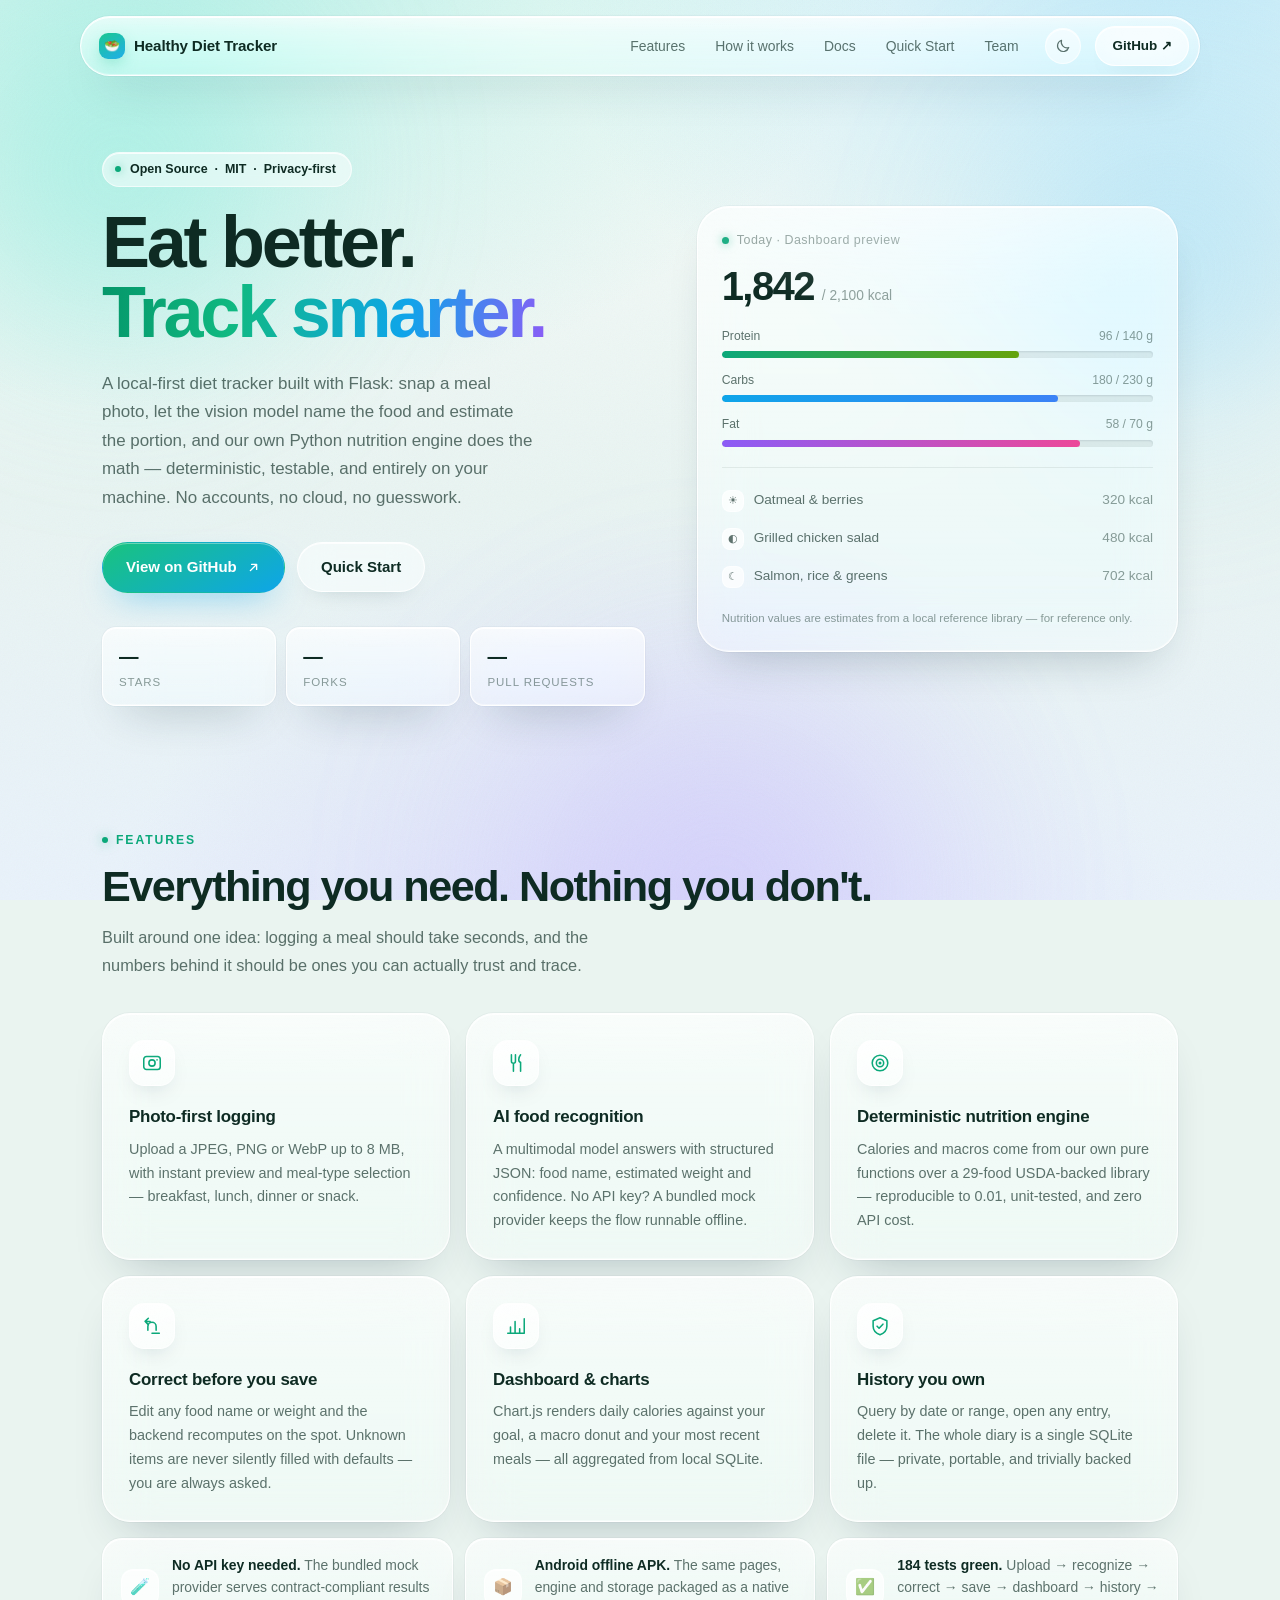
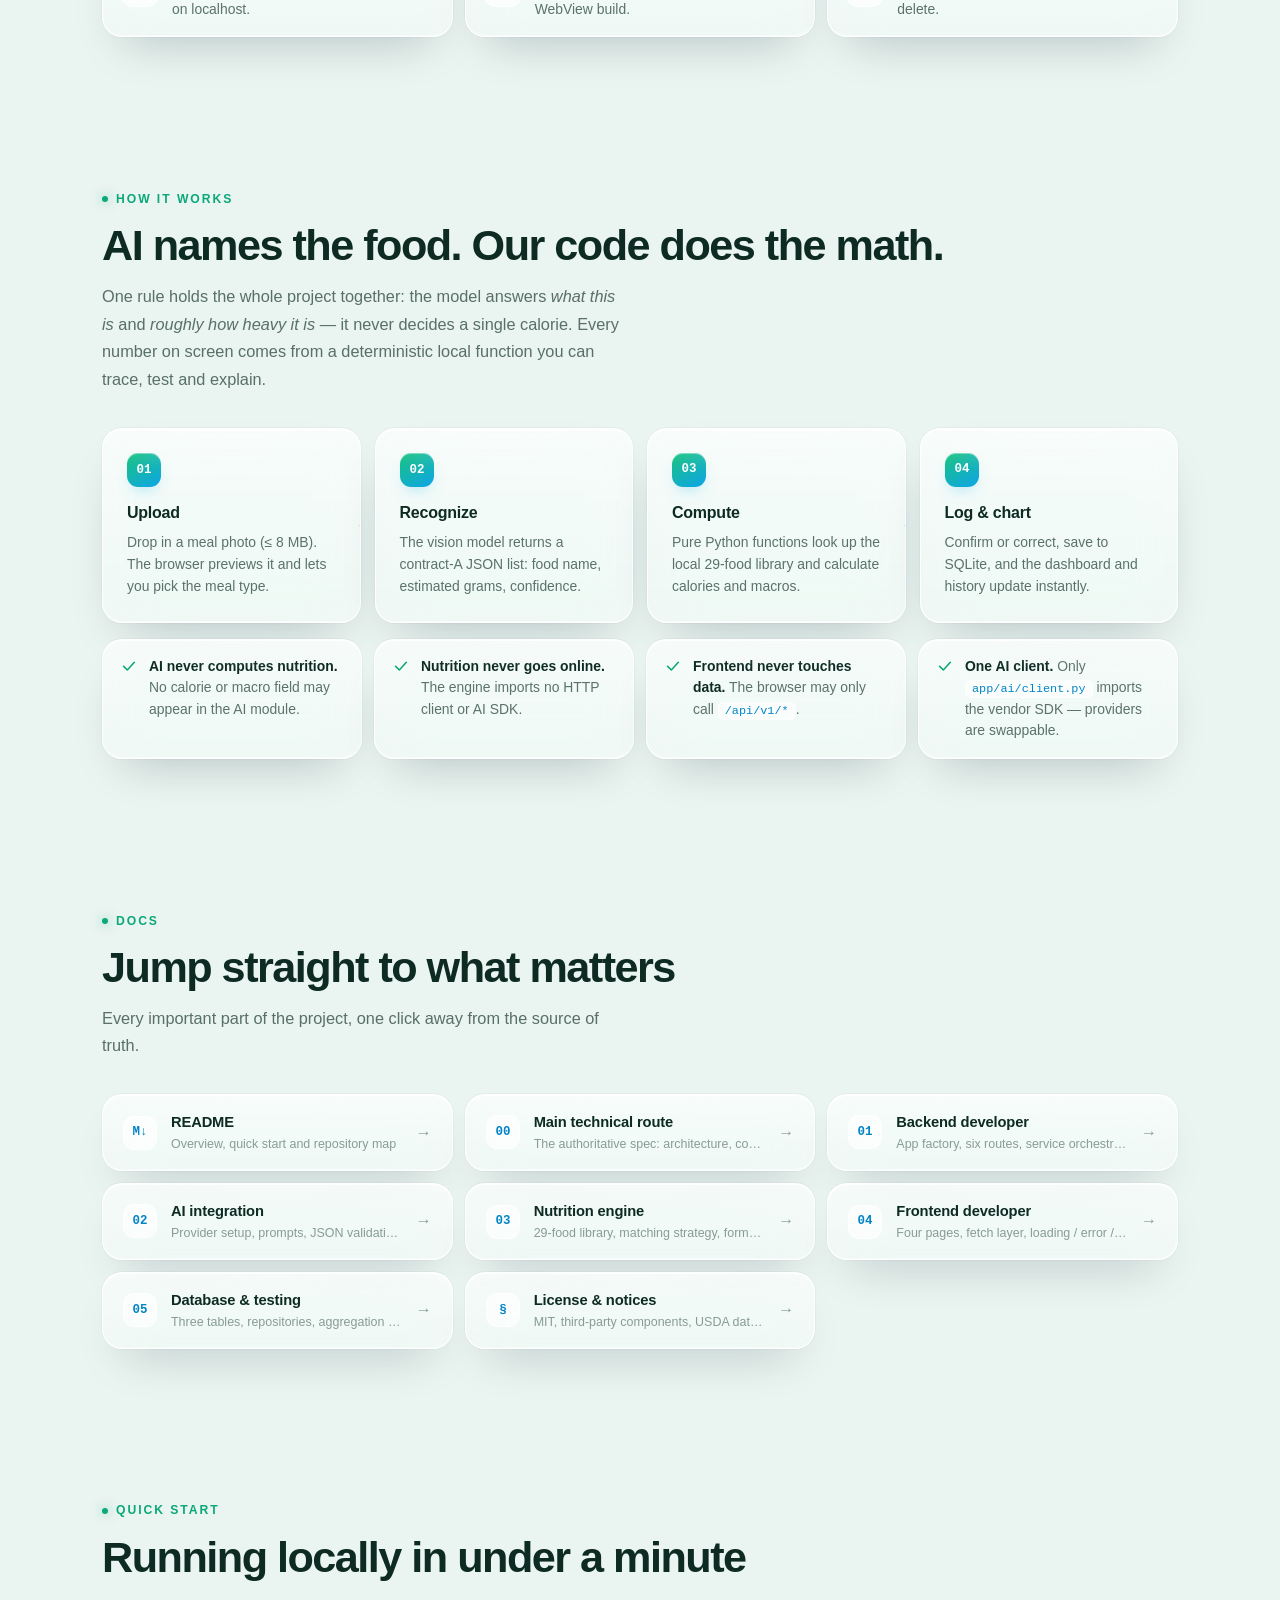
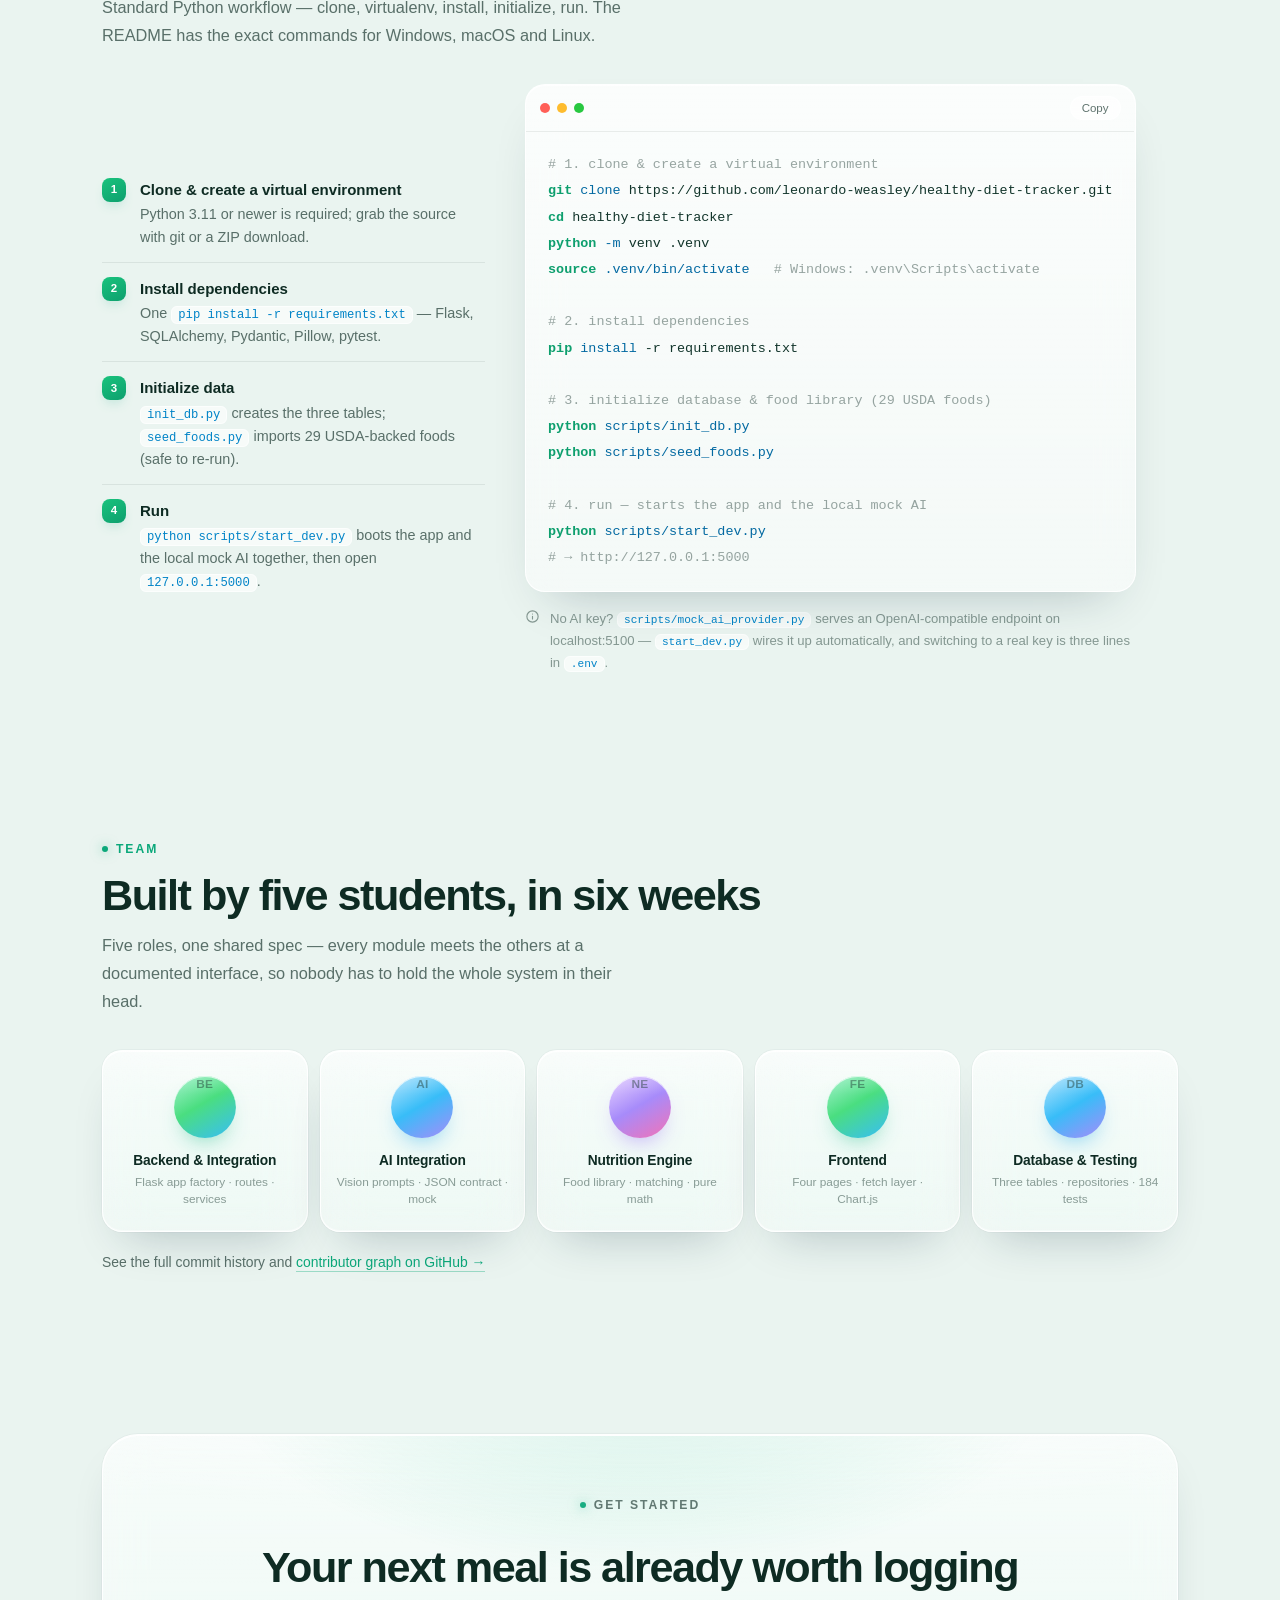
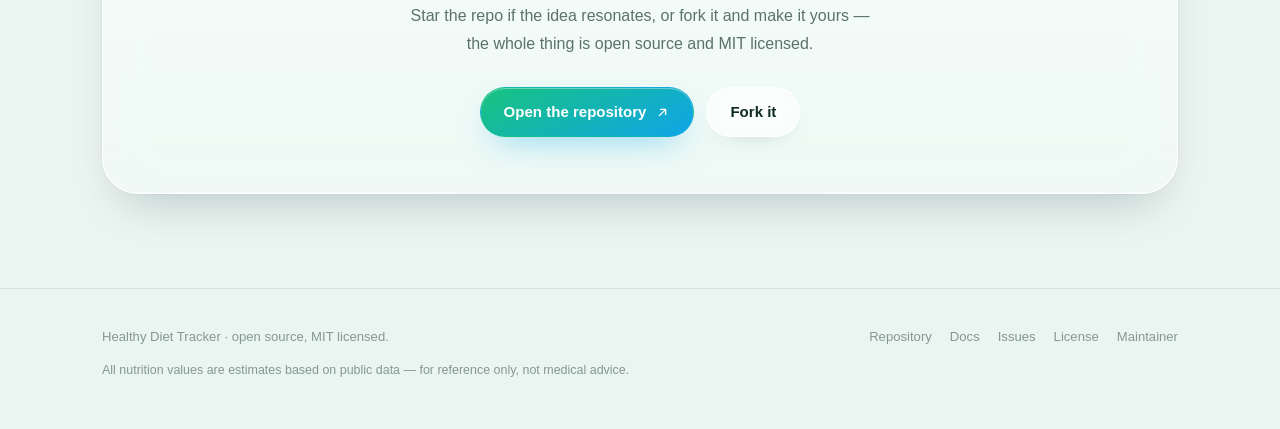
<file: docs/index.html>
<!DOCTYPE html>
<html lang="en">
<head>
<meta charset="utf-8">
<meta name="viewport" content="width=device-width, initial-scale=1">
<meta name="color-scheme" content="light dark">
<title>Healthy Diet Tracker — Project Overview</title>
<meta name="description" content="Healthy Diet Tracker — a local-first Flask nutrition tracker. Snap a meal photo, AI identifies the food, a deterministic Python engine computes calories and macros. Open source, MIT.">
<link rel="icon" href="data:image/svg+xml,%3Csvg xmlns='http://www.w3.org/2000/svg' viewBox='0 0 100 100'%3E%3Ctext y='.9em' font-size='90'%3E%F0%9F%A5%97%3C/text%3E%3C/svg%3E">
<script>
(function(){
  var d=document.documentElement;
  d.classList.add('js');
  var t='auto';
  try{t=localStorage.getItem('hdt-theme')||'auto'}catch(e){}
  var dark=t==='dark'||(t!=='light'&&window.matchMedia&&window.matchMedia('(prefers-color-scheme: dark)').matches);
  d.dataset.theme=dark?'dark':'light';
})();
</script>
<style>
  /* ============ tokens · light (default) ============ */
  :root{
    --ink:#0e2b23;
    --muted:rgba(14,43,35,.66);
    --faint:rgba(14,43,35,.46);
    --page-bg:#eaf4f0;
    --glass:rgba(255,255,255,.55);
    --glass-strong:rgba(255,255,255,.75);
    --stroke:rgba(255,255,255,.9);
    --stroke-soft:rgba(255,255,255,.62);
    --glass-fill-a:rgba(255,255,255,.68);
    --glass-fill-b:rgba(255,255,255,.36);
    --glass-sheen:rgba(255,255,255,.55);
    --glass-glow:rgba(255,255,255,.5);
    --glass-inset:inset 0 1px 0 rgba(255,255,255,.95), inset 0 -1px 0 rgba(255,255,255,.4);
    --glass-cast:0 24px 48px -24px rgba(13,42,60,.28), 0 0 0 1px rgba(13,42,60,.03);
    --mint:#0ba87a;
    --lime:#65a30d;
    --sky:#0284c7;
    --violet:#7c3aed;
    --mint-glow:rgba(11,168,122,.6);
    --mint-line:rgba(11,168,122,.35);
    --hairline:rgba(14,43,35,.08);
    --hover-border:#fff;
    --nav-hover:rgba(255,255,255,.65);
    --pill-bg:rgba(255,255,255,.5);
    --grad-text:linear-gradient(100deg,#059669 0%,#10b981 30%,#0ea5e9 68%,#8b5cf6 100%);
    --btn-primary-bg:linear-gradient(150deg,#19c37d,#0ea5e9);
    --btn-primary-ink:#fff;
    --btn-primary-shadow:0 14px 34px -14px rgba(14,165,233,.55), inset 0 1px 0 rgba(255,255,255,.35);
    --btn-ghost-bg:rgba(255,255,255,.5);
    --btn-ghost-bg-hover:rgba(255,255,255,.72);
    --toggle-bg:rgba(255,255,255,.5);
    --toggle-bg-hover:rgba(255,255,255,.75);
    --toggle-hl:rgba(255,255,255,.8);
    --icon-bg:linear-gradient(160deg,rgba(255,255,255,.95),rgba(255,255,255,.5));
    --icon-shadow:inset 0 1px 0 rgba(255,255,255,.9), 0 10px 24px -14px rgba(13,42,60,.35);
    --chip-ic-bg:rgba(255,255,255,.7);
    --rl-ico-bg:rgba(255,255,255,.65);
    --meals-em-bg:rgba(255,255,255,.7);
    --code-bg:rgba(255,255,255,.6);
    --track-bg:rgba(14,43,35,.08);
    --track-inset:inset 0 1px 2px rgba(13,42,60,.12);
    --selection:rgba(11,168,122,.22);
    --cta-radial:rgba(16,185,129,.2);
    --r-lg:28px;
    --r-md:20px;
    --r-sm:14px;
    --max:1120px;
    --ease:cubic-bezier(.2,.75,.2,1);
  }

  /* ============ tokens · dark ============ */
  :root[data-theme="dark"]{
    --ink:#f4f7fb;
    --muted:rgba(244,247,251,.64);
    --faint:rgba(244,247,251,.44);
    --page-bg:#05070d;
    --glass:rgba(255,255,255,.075);
    --glass-strong:rgba(255,255,255,.13);
    --stroke:rgba(255,255,255,.16);
    --stroke-soft:rgba(255,255,255,.09);
    --glass-fill-a:rgba(255,255,255,.105);
    --glass-fill-b:rgba(255,255,255,.04);
    --glass-sheen:rgba(255,255,255,.24);
    --glass-glow:rgba(255,255,255,.15);
    --glass-inset:inset 0 1px 0 rgba(255,255,255,.34), inset 0 -1px 0 rgba(255,255,255,.05);
    --glass-cast:0 26px 60px -24px rgba(0,0,0,.85);
    --mint:#4ade80;
    --lime:#a3e635;
    --sky:#38bdf8;
    --violet:#a78bfa;
    --mint-glow:rgba(74,222,128,.8);
    --mint-line:rgba(74,222,128,.35);
    --hairline:rgba(255,255,255,.07);
    --hover-border:rgba(255,255,255,.24);
    --nav-hover:rgba(255,255,255,.09);
    --pill-bg:rgba(255,255,255,.07);
    --grad-text:linear-gradient(100deg,#a7f3d0 0%,#4ade80 34%,#38bdf8 72%,#a78bfa 100%);
    --btn-primary-bg:linear-gradient(180deg,#ffffff,#e8f9f0);
    --btn-primary-ink:#062318;
    --btn-primary-shadow:0 14px 34px -14px rgba(74,222,128,.85), inset 0 1px 0 #fff;
    --btn-ghost-bg:rgba(255,255,255,.08);
    --btn-ghost-bg-hover:rgba(255,255,255,.14);
    --toggle-bg:rgba(255,255,255,.08);
    --toggle-bg-hover:rgba(255,255,255,.16);
    --toggle-hl:rgba(255,255,255,.26);
    --icon-bg:linear-gradient(160deg,rgba(255,255,255,.16),rgba(255,255,255,.05));
    --icon-shadow:inset 0 1px 0 rgba(255,255,255,.3), 0 10px 24px -14px rgba(0,0,0,.9);
    --chip-ic-bg:rgba(255,255,255,.09);
    --rl-ico-bg:rgba(255,255,255,.09);
    --meals-em-bg:rgba(255,255,255,.09);
    --code-bg:rgba(255,255,255,.08);
    --track-bg:rgba(255,255,255,.09);
    --track-inset:inset 0 1px 2px rgba(0,0,0,.4);
    --selection:rgba(74,222,128,.3);
    --cta-radial:rgba(74,222,128,.2);
  }

  *{box-sizing:border-box}
  html{scroll-behavior:smooth;scroll-padding-top:120px}
  body{
    margin:0;
    min-height:100vh;
    color:var(--ink);
    background:var(--page-bg);
    font-family:-apple-system,BlinkMacSystemFont,"SF Pro Display","SF Pro Text","Helvetica Neue","PingFang SC","Microsoft YaHei",sans-serif;
    -webkit-font-smoothing:antialiased;
    -moz-osx-font-smoothing:grayscale;
    overflow-x:hidden;
    line-height:1.5;
  }
  a{color:inherit}
  ::selection{background:var(--selection)}

  code{
    font-family:ui-monospace,"SF Mono",SFMono-Regular,Menlo,Consolas,monospace;
    font-size:.85em;color:var(--sky);
    background:var(--code-bg);border:1px solid var(--stroke-soft);
    padding:1px 6px;border-radius:6px;
  }

  /* ============ ambient background ============ */
  .bg{
    position:fixed;inset:0;z-index:-1;overflow:hidden;
    background:
      radial-gradient(1200px 900px at 14% -16%, rgba(45,212,191,.32), transparent 62%),
      radial-gradient(1100px 820px at 92% -6%, rgba(56,189,248,.28), transparent 58%),
      radial-gradient(900px 900px at 50% 118%, rgba(167,139,250,.24), transparent 62%),
      linear-gradient(180deg,#f7fcf9 0%,#e9f4f2 55%,#e9f2fb 100%);
  }
  .blob{
    position:absolute;border-radius:50%;
    filter:blur(90px);opacity:.5;
    animation:float 20s ease-in-out infinite;
  }
  .b1{width:520px;height:520px;left:-140px;top:-90px;background:radial-gradient(circle,#5eead4,transparent 66%)}
  .b2{width:460px;height:460px;right:-120px;top:40px;background:radial-gradient(circle,#7dd3fc,transparent 66%);animation-delay:-7s}
  .b3{width:620px;height:620px;left:32%;bottom:-300px;background:radial-gradient(circle,#c4b5fd,transparent 66%);animation-delay:-13s}
  @keyframes float{50%{transform:translate3d(28px,-42px,0) scale(1.09)}}
  .grain{
    position:absolute;inset:0;opacity:.04;mix-blend-mode:multiply;
    background-image:url("data:image/svg+xml,%3Csvg xmlns='http://www.w3.org/2000/svg' width='180' height='180'%3E%3Cfilter id='n'%3E%3CfeTurbulence type='fractalNoise' baseFrequency='.85' numOctaves='3'/%3E%3C/filter%3E%3Crect width='180' height='180' filter='url(%23n)'/%3E%3C/svg%3E");
  }

  /* dark ambient */
  :root[data-theme="dark"] .bg{
    background:
      radial-gradient(1200px 900px at 14% -16%, rgba(52,211,153,.22), transparent 62%),
      radial-gradient(1100px 820px at 92% -6%, rgba(56,189,248,.20), transparent 58%),
      radial-gradient(900px 900px at 50% 118%, rgba(168,85,247,.20), transparent 62%),
      #05070d;
  }
  :root[data-theme="dark"] .blob{mix-blend-mode:screen;opacity:.55}
  :root[data-theme="dark"] .b1{background:radial-gradient(circle,#34d399,transparent 66%)}
  :root[data-theme="dark"] .b2{background:radial-gradient(circle,#38bdf8,transparent 66%)}
  :root[data-theme="dark"] .b3{background:radial-gradient(circle,#a855f7,transparent 66%)}
  :root[data-theme="dark"] .grain{opacity:.045;mix-blend-mode:overlay}

  /* ============ liquid glass primitive (unchanged structure) ============ */
  .glass{
    position:relative;
    border-radius:var(--r-lg);
    background:linear-gradient(180deg, var(--glass-fill-a), var(--glass-fill-b));
    border:1px solid var(--stroke);
    -webkit-backdrop-filter:blur(26px) saturate(180%);
    backdrop-filter:blur(26px) saturate(180%);
    box-shadow:var(--glass-inset), var(--glass-cast);
    overflow:hidden;
  }
  .glass::before{
    content:"";position:absolute;inset:0;pointer-events:none;border-radius:inherit;
    background:radial-gradient(130% 80% at 50% -25%, var(--glass-sheen), transparent 62%);
  }
  .glow::after{
    content:"";position:absolute;inset:0;pointer-events:none;border-radius:inherit;
    background:radial-gradient(240px circle at var(--mx,50%) var(--my,0%), var(--glass-glow), transparent 66%);
    opacity:0;transition:opacity .35s var(--ease);
  }
  .glow:hover::after{opacity:1}

  /* ============ layout ============ */
  .wrap{max-width:var(--max);margin:0 auto;padding:0 22px}
  section{padding:74px 0}
  .eyebrow{
    display:inline-flex;align-items:center;gap:8px;
    font-size:.76rem;font-weight:600;letter-spacing:.16em;text-transform:uppercase;
    color:var(--mint);margin:0 0 14px;
  }
  .eyebrow::before{
    content:"";width:6px;height:6px;border-radius:50%;
    background:var(--mint);box-shadow:0 0 12px var(--mint-glow);
  }
  h2{
    margin:0 0 14px;
    font-size:clamp(1.85rem,3.6vw,2.7rem);
    line-height:1.08;letter-spacing:-.035em;font-weight:700;
  }
  .sub{color:var(--muted);max-width:58ch;margin:0 0 34px;font-size:1.02rem;line-height:1.7}

  /* ============ nav ============ */
  .nav{
    position:fixed;top:16px;left:50%;transform:translateX(-50%);
    width:min(var(--max),calc(100% - 28px));
    display:flex;align-items:center;gap:14px;
    padding:9px 10px 9px 18px;border-radius:999px;z-index:60;
  }
  .brand{
    display:flex;align-items:center;gap:9px;
    font-weight:650;font-size:.95rem;text-decoration:none;letter-spacing:-.01em;
    white-space:nowrap;
  }
  .brand-mark{
    display:grid;place-items:center;width:26px;height:26px;border-radius:9px;
    background:linear-gradient(150deg,rgba(16,197,138,.95),rgba(14,165,233,.9));
    font-size:.8rem;box-shadow:0 6px 18px -6px rgba(16,185,129,.7);
  }
  .nav-links{display:flex;gap:4px;margin-left:auto}
  .nav-links a{
    text-decoration:none;font-size:.87rem;color:var(--muted);
    padding:8px 13px;border-radius:999px;transition:color .25s,background .25s;
  }
  .nav-links a:hover{color:var(--ink);background:var(--nav-hover)}

  /* ============ theme toggle ============ */
  .theme-toggle{
    flex:0 0 auto;width:36px;height:36px;border-radius:999px;
    display:grid;place-items:center;cursor:pointer;
    background:var(--toggle-bg);border:1px solid var(--stroke-soft);color:var(--muted);
    box-shadow:inset 0 1px 0 var(--toggle-hl);
    transition:background .25s,color .25s,transform .25s var(--ease);
  }
  .theme-toggle:hover{color:var(--ink);background:var(--toggle-bg-hover);transform:translateY(-1px)}
  :root[data-theme="dark"] .ic-moon{display:none}
  :root[data-theme="light"] .ic-sun{display:none}

  /* ============ buttons ============ */
  .btn{
    display:inline-flex;align-items:center;gap:9px;
    padding:13px 23px;border-radius:999px;
    font-size:.94rem;font-weight:620;text-decoration:none;
    border:1px solid transparent;cursor:pointer;
    transition:transform .3s var(--ease),box-shadow .3s var(--ease),background .3s;
  }
  .btn:hover{transform:translateY(-2px)}
  .btn:active{transform:translateY(0) scale(.985)}
  .btn-primary{
    background:var(--btn-primary-bg);color:var(--btn-primary-ink);
    box-shadow:var(--btn-primary-shadow);
  }
  .btn-primary:hover{box-shadow:var(--btn-primary-shadow)}
  .btn-ghost{
    background:var(--btn-ghost-bg);border-color:var(--stroke);color:var(--ink);
    -webkit-backdrop-filter:blur(16px) saturate(160%);
    backdrop-filter:blur(16px) saturate(160%);
    box-shadow:inset 0 1px 0 var(--toggle-hl), 0 10px 24px -18px rgba(13,42,60,.35);
  }
  .btn-ghost:hover{background:var(--btn-ghost-bg-hover)}
  .btn-sm{padding:9px 16px;font-size:.84rem}

  /* ============ hero ============ */
  .hero{padding:152px 0 46px}
  .hero-grid{
    display:grid;grid-template-columns:1.06fr .94fr;
    gap:52px;align-items:center;
  }
  .pill{
    display:inline-flex;align-items:center;gap:9px;
    padding:7px 15px 7px 12px;border-radius:999px;
    font-size:.78rem;font-weight:600;color:var(--ink);
    background:var(--pill-bg);border:1px solid var(--stroke-soft);
    -webkit-backdrop-filter:blur(14px);backdrop-filter:blur(14px);
    box-shadow:inset 0 1px 0 var(--toggle-hl);
  }
  .pill i{
    width:6px;height:6px;border-radius:50%;background:var(--mint);
    box-shadow:0 0 10px var(--mint-glow);
  }
  h1{
    margin:20px 0 0;
    font-size:clamp(2.7rem,6.2vw,4.5rem);
    line-height:.98;letter-spacing:-.045em;font-weight:720;
  }
  .grad{
    background:var(--grad-text);
    -webkit-background-clip:text;background-clip:text;color:transparent;
  }
  .lede{
    margin:22px 0 0;max-width:46ch;
    font-size:1.06rem;line-height:1.68;color:var(--muted);
  }
  .cta{display:flex;flex-wrap:wrap;gap:12px;margin-top:30px}

  .stats{
    display:grid;grid-template-columns:repeat(3,1fr);gap:10px;margin-top:34px;
  }
  .stat{
    padding:14px 16px;border-radius:var(--r-sm);text-align:left;
    text-decoration:none;transition:transform .3s var(--ease),background .3s;
  }
  .stat:hover{transform:translateY(-3px);background:var(--glass-strong)}
  .stat b{display:block;font-size:1.22rem;letter-spacing:-.02em;font-weight:680;font-variant-numeric:tabular-nums}
  .stat span{display:block;font-size:.72rem;color:var(--faint);letter-spacing:.08em;text-transform:uppercase;margin-top:3px}

  /* ============ hero preview card ============ */
  .preview{padding:24px;border-radius:32px}
  .pv-top{
    display:flex;align-items:center;gap:8px;
    font-size:.78rem;color:var(--faint);letter-spacing:.04em;margin-bottom:16px;
  }
  .pv-dot{
    width:7px;height:7px;border-radius:50%;background:var(--mint);
    box-shadow:0 0 10px var(--mint-glow);
  }
  .pv-kcal{display:flex;align-items:baseline;gap:8px;margin-bottom:20px}
  .pv-kcal b{font-size:2.5rem;letter-spacing:-.04em;font-weight:700;line-height:1}
  .pv-kcal span{font-size:.86rem;color:var(--faint)}
  .macro{margin-bottom:13px}
  .macro-head{
    display:flex;justify-content:space-between;
    font-size:.76rem;color:var(--muted);margin-bottom:6px;
  }
  .macro-head span:last-child{color:var(--faint);font-variant-numeric:tabular-nums}
  .track{
    height:7px;border-radius:999px;background:var(--track-bg);
    overflow:hidden;box-shadow:var(--track-inset);
  }
  .track i{display:block;height:100%;border-radius:999px}
  .p .track i{width:69%;background:linear-gradient(90deg,#0ba87a,#65a30d)}
  .c .track i{width:78%;background:linear-gradient(90deg,#0ea5e9,#3b82f6)}
  .f .track i{width:83%;background:linear-gradient(90deg,#8b5cf6,#ec4899)}
  .meals{list-style:none;margin:20px 0 0;padding:14px 0 0;border-top:1px solid var(--hairline)}
  .meals li{
    display:flex;justify-content:space-between;align-items:center;
    font-size:.85rem;padding:8px 0;color:var(--muted);
  }
  .meals li span:last-child{color:var(--faint);font-variant-numeric:tabular-nums}
  .meals li em{
    font-style:normal;width:22px;height:22px;border-radius:8px;
    display:inline-grid;place-items:center;margin-right:10px;font-size:.7rem;
    background:var(--meals-em-bg);border:1px solid var(--stroke-soft);
  }
  .meals li div{display:flex;align-items:center}
  .pv-note{margin:14px 0 0;font-size:.72rem;color:var(--faint);line-height:1.5}

  /* ============ cards ============ */
  .grid{display:grid;gap:16px}
  .grid-3{grid-template-columns:repeat(auto-fit,minmax(280px,1fr))}
  .card{padding:26px;border-radius:var(--r-lg);transition:transform .4s var(--ease),background .4s,border-color .4s}
  .card:hover{transform:translateY(-5px);background:var(--glass-strong);border-color:var(--hover-border)}
  .icon{
    width:46px;height:46px;border-radius:15px;display:grid;place-items:center;
    background:var(--icon-bg);
    border:1px solid var(--stroke-soft);
    box-shadow:var(--icon-shadow);
    color:var(--mint);margin-bottom:18px;
  }
  .card h3{margin:0 0 8px;font-size:1.06rem;letter-spacing:-.015em;font-weight:640}
  .card p{margin:0;font-size:.9rem;line-height:1.65;color:var(--muted)}

  /* ============ highlight strip ============ */
  .strip{display:grid;grid-template-columns:repeat(auto-fit,minmax(260px,1fr));gap:12px;margin-top:16px}
  .chip{
    padding:16px 18px;border-radius:var(--r-md);
    display:flex;gap:13px;align-items:center;
    font-size:.87rem;line-height:1.55;color:var(--muted);
  }
  .chip b{color:var(--ink);font-weight:640}
  .chip .ic{
    flex:0 0 auto;width:38px;height:38px;border-radius:12px;
    display:grid;place-items:center;font-size:1rem;
    background:var(--chip-ic-bg);border:1px solid var(--stroke-soft);
    box-shadow:inset 0 1px 0 var(--toggle-hl);
  }

  /* ============ how it works ============ */
  .flow{display:grid;grid-template-columns:repeat(4,1fr);gap:14px}
  .flow-step{padding:24px;border-radius:var(--r-md)}
  .flow-step:not(:last-child)::after{
    content:"→";position:absolute;right:-13px;top:50%;transform:translateY(-50%);
    color:var(--faint);font-size:1rem;pointer-events:none;
  }
  .flow-step .n{
    display:inline-grid;place-items:center;width:34px;height:34px;border-radius:11px;
    font-size:.78rem;font-weight:700;color:#fff;
    font-family:ui-monospace,"SF Mono",Menlo,monospace;
    background:linear-gradient(150deg,#19c37d,#0ea5e9);
    box-shadow:0 8px 18px -10px rgba(14,165,233,.7), inset 0 1px 0 rgba(255,255,255,.4);
    margin-bottom:14px;
  }
  .flow-step h3{margin:0 0 6px;font-size:1rem;font-weight:640;letter-spacing:-.015em}
  .flow-step p{margin:0;font-size:.87rem;line-height:1.6;color:var(--muted)}
  .rules{display:grid;grid-template-columns:repeat(auto-fit,minmax(240px,1fr));gap:12px;margin-top:16px}
  .rule{
    padding:16px 18px;border-radius:var(--r-md);
    display:flex;gap:12px;align-items:flex-start;
    font-size:.87rem;line-height:1.55;color:var(--muted);
  }
  .rule b{color:var(--ink);font-weight:640}
  .rule .tick{flex:0 0 auto;margin-top:2px;color:var(--mint)}

  /* ============ repo map ============ */
  .repo-grid{display:grid;grid-template-columns:repeat(auto-fit,minmax(320px,1fr));gap:12px}
  .repo-link{
    display:flex;align-items:center;gap:14px;
    padding:16px 20px;border-radius:var(--r-md);
    text-decoration:none;transition:transform .3s var(--ease),background .3s,border-color .3s;
  }
  .repo-link:hover{transform:translateX(4px);background:var(--glass-strong);border-color:var(--hover-border)}
  .repo-link .rl-ico{
    flex:0 0 auto;width:34px;height:34px;border-radius:11px;display:grid;place-items:center;
    background:var(--rl-ico-bg);border:1px solid var(--stroke-soft);
    color:var(--sky);font-size:.78rem;font-weight:700;
    font-family:ui-monospace,"SF Mono",Menlo,monospace;
  }
  .repo-link .rl-txt{min-width:0}
  .repo-link strong{display:block;font-size:.92rem;font-weight:620;letter-spacing:-.01em}
  .repo-link small{display:block;font-size:.78rem;color:var(--faint);margin-top:2px;white-space:nowrap;overflow:hidden;text-overflow:ellipsis}
  .repo-link .arrow{margin-left:auto;color:var(--faint);transition:transform .3s,color .3s;font-size:1rem}
  .repo-link:hover .arrow{transform:translateX(4px);color:var(--mint)}

  /* ============ quick start ============ */
  .start-grid{display:grid;grid-template-columns:.9fr 1.1fr;gap:40px;align-items:center}
  .steps{list-style:none;margin:0;padding:0}
  .steps li{
    display:flex;gap:14px;padding:14px 0;border-bottom:1px solid var(--hairline);
  }
  .steps li:last-child{border-bottom:0}
  .steps b{
    flex:0 0 auto;width:24px;height:24px;border-radius:8px;display:grid;place-items:center;
    font-size:.72rem;font-weight:700;color:#fff;
    background:linear-gradient(150deg,#19c37d,#0e9f6e);
    box-shadow:0 6px 14px -8px rgba(11,168,122,.8);
  }
  .steps div{font-size:.9rem;color:var(--muted);line-height:1.55}
  .steps strong{display:block;color:var(--ink);font-weight:620;font-size:.94rem;margin-bottom:2px}

  .code{
    border-radius:var(--r-md);overflow:hidden;
    background:linear-gradient(180deg, rgba(255,255,255,.8), rgba(255,255,255,.5));
    border:1px solid var(--stroke);
    -webkit-backdrop-filter:blur(20px);backdrop-filter:blur(20px);
    box-shadow:inset 0 1px 0 var(--toggle-hl), 0 24px 50px -28px rgba(13,42,60,.3);
  }
  .code-bar{
    display:flex;align-items:center;gap:7px;
    padding:11px 14px;border-bottom:1px solid var(--hairline);
  }
  .code-bar i{width:10px;height:10px;border-radius:50%;background:rgba(14,43,35,.14)}
  .code-bar i:nth-child(1){background:#ff5f57}
  .code-bar i:nth-child(2){background:#febc2e}
  .code-bar i:nth-child(3){background:#28c840}
  .code-bar button{
    margin-left:auto;background:rgba(255,255,255,.6);border:1px solid var(--stroke-soft);
    color:var(--muted);font-size:.72rem;padding:5px 11px;border-radius:999px;
    cursor:pointer;font-family:inherit;transition:background .25s,color .25s;
  }
  .code-bar button:hover{background:rgba(255,255,255,.9);color:var(--ink)}
  pre{
    margin:0;padding:20px 22px;overflow-x:auto;
    font-family:ui-monospace,"SF Mono",SFMono-Regular,Menlo,Consolas,monospace;
    font-size:.84rem;line-height:1.95;color:#12352b;
  }
  pre .cmt{color:rgba(14,43,35,.42)}
  pre .cmd{color:#0e9f6e;font-weight:600}
  pre .arg{color:#0369a1}

  /* dark code block */
  :root[data-theme="dark"] .code{background:linear-gradient(180deg, rgba(6,12,10,.78), rgba(4,8,7,.9))}
  :root[data-theme="dark"] pre{color:#dbe7e2}
  :root[data-theme="dark"] pre .cmt{color:rgba(120,200,160,.6)}
  :root[data-theme="dark"] pre .cmd{color:#a3e635}
  :root[data-theme="dark"] pre .arg{color:#7dd3fc}
  :root[data-theme="dark"] .code-bar i{background:rgba(255,255,255,.16)}
  :root[data-theme="dark"] .code-bar button{background:rgba(255,255,255,.08)}
  :root[data-theme="dark"] .code-bar button:hover{background:rgba(255,255,255,.16);color:var(--ink)}

  .note{
    display:flex;gap:10px;align-items:flex-start;
    font-size:.82rem;color:var(--faint);line-height:1.6;margin-top:16px;
  }
  .note .ic{flex:0 0 auto;margin-top:1px}

  /* ============ contributors ============ */
  .people{display:grid;grid-template-columns:repeat(auto-fit,minmax(158px,1fr));gap:12px}
  .person{
    padding:22px 16px;border-radius:var(--r-md);text-align:center;
    text-decoration:none;transition:transform .35s var(--ease),background .35s,border-color .35s;
  }
  .person:hover{transform:translateY(-4px);background:var(--glass-strong);border-color:var(--hover-border)}
  .avatar{
    width:62px;height:62px;border-radius:50%;margin:0 auto 13px;
    display:grid;place-items:center;
    font-size:1rem;font-weight:680;letter-spacing:.02em;color:#06231a;
    background:linear-gradient(150deg,#a7f3d0,#4ade80 45%,#38bdf8);
    box-shadow:inset 0 1px 0 rgba(255,255,255,.7), 0 12px 26px -14px rgba(16,185,129,.8);
  }
  .avatar.alt{background:linear-gradient(150deg,#bae6fd,#38bdf8 48%,#a78bfa);box-shadow:inset 0 1px 0 rgba(255,255,255,.7),0 12px 26px -14px rgba(14,165,233,.8)}
  .avatar.alt2{background:linear-gradient(150deg,#e9d5ff,#a78bfa 48%,#f472b6);box-shadow:inset 0 1px 0 rgba(255,255,255,.7),0 12px 26px -14px rgba(139,92,246,.8)}
  .person b{display:block;font-size:.86rem;font-weight:620;letter-spacing:-.01em}
  .person span{display:block;font-size:.74rem;color:var(--faint);margin-top:3px;line-height:1.45}
  .people-foot{margin-top:20px;font-size:.87rem;color:var(--muted)}
  .people-foot a{color:var(--mint);text-decoration:none;border-bottom:1px solid var(--mint-line);padding-bottom:1px}
  .people-foot a:hover{border-bottom-color:var(--mint)}

  /* ============ final CTA ============ */
  .cta-panel{
    padding:56px 32px;text-align:center;border-radius:36px;
    background:
      radial-gradient(600px 300px at 50% -20%, var(--cta-radial), transparent 70%),
      linear-gradient(180deg, var(--glass-fill-a), var(--glass-fill-b));
  }
  .cta-panel h2{margin-bottom:12px}
  .cta-panel p{color:var(--muted);max-width:52ch;margin:0 auto 28px;line-height:1.7}
  .cta-panel .cta{justify-content:center}

  /* ============ footer ============ */
  footer{
    padding:38px 0 52px;margin-top:20px;
    border-top:1px solid var(--hairline);
    font-size:.82rem;color:var(--faint);
  }
  .foot-row{display:flex;flex-wrap:wrap;gap:14px;justify-content:space-between;align-items:center}
  .foot-row nav{display:flex;flex-wrap:wrap;gap:18px}
  .foot-row a{text-decoration:none;color:var(--faint);transition:color .25s}
  .foot-row a:hover{color:var(--ink)}
  .foot-note{margin:14px 0 0;font-size:.78rem;color:var(--faint)}

  /* ============ reveal (only when JS is on) ============ */
  .js .reveal{opacity:0;transform:translateY(26px);transition:opacity .8s var(--ease),transform .8s var(--ease)}
  .js .reveal.in{opacity:1;transform:none}

  /* ============ responsive ============ */
  @media (max-width:940px){
    .hero-grid{grid-template-columns:1fr;gap:38px}
    .hero{padding:132px 0 30px}
    .start-grid{grid-template-columns:1fr;gap:26px}
    .nav-links{display:none}
    .flow{grid-template-columns:repeat(2,1fr)}
    .flow-step::after{display:none}
  }
  @media (max-width:620px){
    section{padding:56px 0}
    .nav{padding:8px 10px}
    .brand-text{display:none}
    .cta-panel{padding:42px 20px;border-radius:28px}
    h1{font-size:clamp(2.3rem,9vw,3rem)}
    .flow{grid-template-columns:1fr}
  }

  @media (prefers-reduced-motion:reduce){
    *{animation:none!important;transition:none!important}
    .js .reveal{opacity:1;transform:none}
    html{scroll-behavior:auto}
  }
</style>
</head>
<body>

<div class="bg" aria-hidden="true">
  <span class="blob b1"></span>
  <span class="blob b2"></span>
  <span class="blob b3"></span>
  <div class="grain"></div>
</div>

<!-- ================= NAV ================= -->
<header class="nav glass">
  <a class="brand" href="#top">
    <span class="brand-mark">🥗</span>
    <span class="brand-text">Healthy Diet Tracker</span>
  </a>
  <nav class="nav-links" aria-label="Sections">
    <a href="#features">Features</a>
    <a href="#how">How it works</a>
    <a href="#docs">Docs</a>
    <a href="#start">Quick Start</a>
    <a href="#team">Team</a>
  </nav>
  <button class="theme-toggle" id="themeToggle" type="button" aria-label="Toggle light / dark theme" title="Toggle light / dark">
    <svg class="ic-moon" width="16" height="16" viewBox="0 0 24 24" fill="none" stroke="currentColor" stroke-width="1.8" stroke-linecap="round" stroke-linejoin="round" aria-hidden="true"><path d="M20.6 14.2A8.6 8.6 0 0 1 9.8 3.4a8.6 8.6 0 1 0 10.8 10.8z"/></svg>
    <svg class="ic-sun" width="16" height="16" viewBox="0 0 24 24" fill="none" stroke="currentColor" stroke-width="1.8" stroke-linecap="round" stroke-linejoin="round" aria-hidden="true"><circle cx="12" cy="12" r="4"/><path d="M12 2.5v2M12 19.5v2M2.5 12h2M19.5 12h2M5 5l1.4 1.4M17.6 17.6 19 19M19 5l-1.4 1.4M6.4 17.6 5 19"/></svg>
  </button>
  <a class="btn btn-ghost btn-sm"
     href="https://github.com/leonardo-weasley/healthy-diet-tracker"
     target="_blank" rel="noopener noreferrer">GitHub ↗</a>
</header>

<main id="top">

  <!-- ================= HERO ================= -->
  <section class="hero">
    <div class="wrap hero-grid">

      <div class="reveal">
        <span class="pill"><i></i> Open Source &nbsp;·&nbsp; MIT &nbsp;·&nbsp; Privacy-first</span>

        <h1>Eat better.<br><span class="grad">Track smarter.</span></h1>

        <p class="lede">
          A local-first diet tracker built with Flask: snap a meal photo, let the vision
          model name the food and estimate the portion, and our own Python nutrition
          engine does the math — deterministic, testable, and entirely on your machine.
          No accounts, no cloud, no guesswork.
        </p>

        <div class="cta">
          <a class="btn btn-primary"
             href="https://github.com/leonardo-weasley/healthy-diet-tracker"
             target="_blank" rel="noopener noreferrer">
             View on GitHub
             <svg width="15" height="15" viewBox="0 0 24 24" fill="none" stroke="currentColor" stroke-width="2.2" stroke-linecap="round" stroke-linejoin="round" aria-hidden="true"><path d="M7 17 17 7M9 7h8v8"/></svg>
          </a>
          <a class="btn btn-ghost" href="#start">Quick Start</a>
        </div>

        <div class="stats">
          <a class="stat glass" href="https://github.com/leonardo-weasley/healthy-diet-tracker/stargazers" target="_blank" rel="noopener noreferrer">
            <b data-stat="stars">—</b><span>Stars</span>
          </a>
          <a class="stat glass" href="https://github.com/leonardo-weasley/healthy-diet-tracker/forks" target="_blank" rel="noopener noreferrer">
            <b data-stat="forks">—</b><span>Forks</span>
          </a>
          <a class="stat glass" href="https://github.com/leonardo-weasley/healthy-diet-tracker/pulls" target="_blank" rel="noopener noreferrer">
            <b data-stat="pulls">—</b><span>Pull requests</span>
          </a>
        </div>
      </div>

      <!-- app preview mock -->
      <div class="preview glass glow reveal" aria-hidden="true">
        <div class="pv-top"><span class="pv-dot"></span> Today · Dashboard preview</div>

        <div class="pv-kcal">
          <b>1,842</b><span>/ 2,100 kcal</span>
        </div>

        <div class="macro p">
          <div class="macro-head"><span>Protein</span><span>96 / 140 g</span></div>
          <div class="track"><i></i></div>
        </div>
        <div class="macro c">
          <div class="macro-head"><span>Carbs</span><span>180 / 230 g</span></div>
          <div class="track"><i></i></div>
        </div>
        <div class="macro f">
          <div class="macro-head"><span>Fat</span><span>58 / 70 g</span></div>
          <div class="track"><i></i></div>
        </div>

        <ul class="meals">
          <li><div><em>☀</em>Oatmeal &amp; berries</div><span>320 kcal</span></li>
          <li><div><em>◐</em>Grilled chicken salad</div><span>480 kcal</span></li>
          <li><div><em>☾</em>Salmon, rice &amp; greens</div><span>702 kcal</span></li>
        </ul>

        <p class="pv-note">Nutrition values are estimates from a local reference library — for reference only.</p>
      </div>

    </div>
  </section>

  <!-- ================= FEATURES ================= -->
  <section id="features">
    <div class="wrap">
      <div class="reveal">
        <p class="eyebrow">Features</p>
        <h2>Everything you need. Nothing you don't.</h2>
        <p class="sub">
          Built around one idea: logging a meal should take seconds, and the numbers
          behind it should be ones you can actually trust and trace.
        </p>
      </div>

      <div class="grid grid-3">

        <article class="card glass glow reveal">
          <div class="icon">
            <svg width="22" height="22" viewBox="0 0 24 24" fill="none" stroke="currentColor" stroke-width="1.7" stroke-linecap="round" stroke-linejoin="round" aria-hidden="true">
              <rect x="3" y="5" width="18" height="14" rx="3"/>
              <circle cx="12" cy="12" r="3.4"/>
              <path d="M17.5 8.6h.01"/>
            </svg>
          </div>
          <h3>Photo-first logging</h3>
          <p>Upload a JPEG, PNG or WebP up to 8&nbsp;MB, with instant preview and meal-type selection — breakfast, lunch, dinner or snack.</p>
        </article>

        <article class="card glass glow reveal">
          <div class="icon">
            <svg width="22" height="22" viewBox="0 0 24 24" fill="none" stroke="currentColor" stroke-width="1.7" stroke-linecap="round" stroke-linejoin="round" aria-hidden="true">
              <path d="M7 3v7a2.2 2.2 0 0 0 4.4 0V3M9.2 12.2V21M17 3c-1.3 1.6-2 3.4-2 5.2 0 1.8.7 2.9 2 3.1V21"/>
            </svg>
          </div>
          <h3>AI food recognition</h3>
          <p>A multimodal model answers with structured JSON: food name, estimated weight and confidence. No API key? A bundled mock provider keeps the flow runnable offline.</p>
        </article>

        <article class="card glass glow reveal">
          <div class="icon">
            <svg width="22" height="22" viewBox="0 0 24 24" fill="none" stroke="currentColor" stroke-width="1.7" stroke-linecap="round" stroke-linejoin="round" aria-hidden="true">
              <circle cx="12" cy="12" r="8.5"/><circle cx="12" cy="12" r="4"/><circle cx="12" cy="12" r=".8" fill="currentColor"/>
            </svg>
          </div>
          <h3>Deterministic nutrition engine</h3>
          <p>Calories and macros come from our own pure functions over a 29-food USDA-backed library — reproducible to 0.01, unit-tested, and zero API cost.</p>
        </article>

        <article class="card glass glow reveal">
          <div class="icon">
            <svg width="22" height="22" viewBox="0 0 24 24" fill="none" stroke="currentColor" stroke-width="1.7" stroke-linecap="round" stroke-linejoin="round" aria-hidden="true">
              <path d="M12 20h8M16.5 16.5v-4a4.5 4.5 0 0 0-9 0v4"/>
              <path d="M8 3.5 4.5 7l3.5 3.5M4.5 7H10"/>
            </svg>
          </div>
          <h3>Correct before you save</h3>
          <p>Edit any food name or weight and the backend recomputes on the spot. Unknown items are never silently filled with defaults — you are always asked.</p>
        </article>

        <article class="card glass glow reveal">
          <div class="icon">
            <svg width="22" height="22" viewBox="0 0 24 24" fill="none" stroke="currentColor" stroke-width="1.7" stroke-linecap="round" stroke-linejoin="round" aria-hidden="true">
              <path d="M3 20h18M6 20V13M11 20V7M16 20v-5M21 20V4"/>
            </svg>
          </div>
          <h3>Dashboard &amp; charts</h3>
          <p>Chart.js renders daily calories against your goal, a macro donut and your most recent meals — all aggregated from local SQLite.</p>
        </article>

        <article class="card glass glow reveal">
          <div class="icon">
            <svg width="22" height="22" viewBox="0 0 24 24" fill="none" stroke="currentColor" stroke-width="1.7" stroke-linecap="round" stroke-linejoin="round" aria-hidden="true">
              <path d="M12 3l7.5 3.2v6c0 4.3-3.1 7.6-7.5 9.3-4.4-1.7-7.5-5-7.5-9.3v-6L12 3z"/>
              <path d="M8.8 12.2l2.2 2.2 4.2-4.4"/>
            </svg>
          </div>
          <h3>History you own</h3>
          <p>Query by date or range, open any entry, delete it. The whole diary is a single SQLite file — private, portable, and trivially backed up.</p>
        </article>

      </div>

      <div class="strip reveal">
        <div class="chip glass">
          <span class="ic">🧪</span>
          <span><b>No API key needed.</b> The bundled mock provider serves contract-compliant results on localhost.</span>
        </div>
        <div class="chip glass">
          <span class="ic">📦</span>
          <span><b>Android offline APK.</b> The same pages, engine and storage packaged as a native WebView build.</span>
        </div>
        <div class="chip glass">
          <span class="ic">✅</span>
          <span><b>184 tests green.</b> Upload → recognize → correct → save → dashboard → history → delete.</span>
        </div>
      </div>
    </div>
  </section>

  <!-- ================= HOW IT WORKS ================= -->
  <section id="how">
    <div class="wrap">
      <div class="reveal">
        <p class="eyebrow">How it works</p>
        <h2>AI names the food. Our code does the math.</h2>
        <p class="sub">
          One rule holds the whole project together: the model answers <em>what this is</em>
          and <em>roughly how heavy it is</em> — it never decides a single calorie.
          Every number on screen comes from a deterministic local function you can
          trace, test and explain.
        </p>
      </div>

      <div class="flow reveal">
        <div class="flow-step glass">
          <span class="n">01</span>
          <h3>Upload</h3>
          <p>Drop in a meal photo (≤ 8 MB). The browser previews it and lets you pick the meal type.</p>
        </div>
        <div class="flow-step glass">
          <span class="n">02</span>
          <h3>Recognize</h3>
          <p>The vision model returns a contract-A JSON list: food name, estimated grams, confidence.</p>
        </div>
        <div class="flow-step glass">
          <span class="n">03</span>
          <h3>Compute</h3>
          <p>Pure Python functions look up the local 29-food library and calculate calories and macros.</p>
        </div>
        <div class="flow-step glass">
          <span class="n">04</span>
          <h3>Log &amp; chart</h3>
          <p>Confirm or correct, save to SQLite, and the dashboard and history update instantly.</p>
        </div>
      </div>

      <div class="rules reveal">
        <div class="rule glass">
          <svg class="tick" width="16" height="16" viewBox="0 0 24 24" fill="none" stroke="currentColor" stroke-width="2.4" stroke-linecap="round" stroke-linejoin="round" aria-hidden="true"><path d="M4 12.5 9.5 18 20 6.5"/></svg>
          <span><b>AI never computes nutrition.</b> No calorie or macro field may appear in the AI module.</span>
        </div>
        <div class="rule glass">
          <svg class="tick" width="16" height="16" viewBox="0 0 24 24" fill="none" stroke="currentColor" stroke-width="2.4" stroke-linecap="round" stroke-linejoin="round" aria-hidden="true"><path d="M4 12.5 9.5 18 20 6.5"/></svg>
          <span><b>Nutrition never goes online.</b> The engine imports no HTTP client or AI SDK.</span>
        </div>
        <div class="rule glass">
          <svg class="tick" width="16" height="16" viewBox="0 0 24 24" fill="none" stroke="currentColor" stroke-width="2.4" stroke-linecap="round" stroke-linejoin="round" aria-hidden="true"><path d="M4 12.5 9.5 18 20 6.5"/></svg>
          <span><b>Frontend never touches data.</b> The browser may only call <code>/api/v1/*</code>.</span>
        </div>
        <div class="rule glass">
          <svg class="tick" width="16" height="16" viewBox="0 0 24 24" fill="none" stroke="currentColor" stroke-width="2.4" stroke-linecap="round" stroke-linejoin="round" aria-hidden="true"><path d="M4 12.5 9.5 18 20 6.5"/></svg>
          <span><b>One AI client.</b> Only <code>app/ai/client.py</code> imports the vendor SDK — providers are swappable.</span>
        </div>
      </div>
    </div>
  </section>

  <!-- ================= DOCS ================= -->
  <section id="docs">
    <div class="wrap">
      <div class="reveal">
        <p class="eyebrow">Docs</p>
        <h2>Jump straight to what matters</h2>
        <p class="sub">Every important part of the project, one click away from the source of truth.</p>
      </div>

      <div class="repo-grid reveal">

        <a class="repo-link glass" href="https://github.com/leonardo-weasley/healthy-diet-tracker#readme" target="_blank" rel="noopener noreferrer">
          <span class="rl-ico">M↓</span>
          <span class="rl-txt"><strong>README</strong><small>Overview, quick start and repository map</small></span>
          <span class="arrow">→</span>
        </a>

        <a class="repo-link glass" href="https://github.com/leonardo-weasley/healthy-diet-tracker/blob/main/docs/00_MAIN_TECHNICAL_ROUTE.md" target="_blank" rel="noopener noreferrer">
          <span class="rl-ico">00</span>
          <span class="rl-txt"><strong>Main technical route</strong><small>The authoritative spec: architecture, contracts, endpoints, error codes</small></span>
          <span class="arrow">→</span>
        </a>

        <a class="repo-link glass" href="https://github.com/leonardo-weasley/healthy-diet-tracker/blob/main/docs/01_BACKEND_DEVELOPER.md" target="_blank" rel="noopener noreferrer">
          <span class="rl-ico">01</span>
          <span class="rl-txt"><strong>Backend developer</strong><small>App factory, six routes, service orchestration, error translation</small></span>
          <span class="arrow">→</span>
        </a>

        <a class="repo-link glass" href="https://github.com/leonardo-weasley/healthy-diet-tracker/blob/main/docs/02_AI_INTEGRATION_DEVELOPER.md" target="_blank" rel="noopener noreferrer">
          <span class="rl-ico">02</span>
          <span class="rl-txt"><strong>AI integration</strong><small>Provider setup, prompts, JSON validation, retries, mock fallback</small></span>
          <span class="arrow">→</span>
        </a>

        <a class="repo-link glass" href="https://github.com/leonardo-weasley/healthy-diet-tracker/blob/main/docs/03_NUTRITION_ENGINE_DEVELOPER.md" target="_blank" rel="noopener noreferrer">
          <span class="rl-ico">03</span>
          <span class="rl-txt"><strong>Nutrition engine</strong><small>29-food library, matching strategy, formulas, unit tests</small></span>
          <span class="arrow">→</span>
        </a>

        <a class="repo-link glass" href="https://github.com/leonardo-weasley/healthy-diet-tracker/blob/main/docs/04_FRONTEND_DEVELOPER.md" target="_blank" rel="noopener noreferrer">
          <span class="rl-ico">04</span>
          <span class="rl-txt"><strong>Frontend developer</strong><small>Four pages, fetch layer, loading / error / empty states, Chart.js</small></span>
          <span class="arrow">→</span>
        </a>

        <a class="repo-link glass" href="https://github.com/leonardo-weasley/healthy-diet-tracker/blob/main/docs/05_DATABASE_AND_TESTING_DEVELOPER.md" target="_blank" rel="noopener noreferrer">
          <span class="rl-ico">05</span>
          <span class="rl-txt"><strong>Database &amp; testing</strong><small>Three tables, repositories, aggregation queries, pytest suite</small></span>
          <span class="arrow">→</span>
        </a>

        <a class="repo-link glass" href="https://github.com/leonardo-weasley/healthy-diet-tracker/blob/main/LICENSE" target="_blank" rel="noopener noreferrer">
          <span class="rl-ico">§</span>
          <span class="rl-txt"><strong>License &amp; notices</strong><small>MIT, third-party components, USDA data provenance</small></span>
          <span class="arrow">→</span>
        </a>

      </div>
    </div>
  </section>

  <!-- ================= QUICK START ================= -->
  <section id="start">
    <div class="wrap">
      <div class="reveal">
        <p class="eyebrow">Quick Start</p>
        <h2>Running locally in under a minute</h2>
        <p class="sub">Standard Python workflow — clone, virtualenv, install, initialize, run. The README has the exact commands for Windows, macOS and Linux.</p>
      </div>

      <div class="start-grid">

        <ol class="steps reveal">
          <li>
            <b>1</b>
            <div><strong>Clone &amp; create a virtual environment</strong>Python 3.11 or newer is required; grab the source with git or a ZIP download.</div>
          </li>
          <li>
            <b>2</b>
            <div><strong>Install dependencies</strong>One <code>pip install -r requirements.txt</code> — Flask, SQLAlchemy, Pydantic, Pillow, pytest.</div>
          </li>
          <li>
            <b>3</b>
            <div><strong>Initialize data</strong><code>init_db.py</code> creates the three tables; <code>seed_foods.py</code> imports 29 USDA-backed foods (safe to re-run).</div>
          </li>
          <li>
            <b>4</b>
            <div><strong>Run</strong><code>python scripts/start_dev.py</code> boots the app and the local mock AI together, then open <code>127.0.0.1:5000</code>.</div>
          </li>
        </ol>

        <div class="reveal">
          <div class="code">
            <div class="code-bar">
              <i></i><i></i><i></i>
              <button type="button" id="copyBtn">Copy</button>
            </div>
<pre id="codeBlock"><span class="cmt"># 1. clone &amp; create a virtual environment</span>
<span class="cmd">git</span> <span class="arg">clone</span> https://github.com/leonardo-weasley/healthy-diet-tracker.git
<span class="cmd">cd</span> healthy-diet-tracker
<span class="cmd">python</span> <span class="arg">-m</span> venv .venv
<span class="cmd">source</span> <span class="arg">.venv/bin/activate</span>   <span class="cmt"># Windows: .venv\Scripts\activate</span>

<span class="cmt"># 2. install dependencies</span>
<span class="cmd">pip</span> <span class="arg">install</span> -r requirements.txt

<span class="cmt"># 3. initialize database &amp; food library (29 USDA foods)</span>
<span class="cmd">python</span> <span class="arg">scripts/init_db.py</span>
<span class="cmd">python</span> <span class="arg">scripts/seed_foods.py</span>

<span class="cmt"># 4. run — starts the app and the local mock AI</span>
<span class="cmd">python</span> <span class="arg">scripts/start_dev.py</span>
<span class="cmt"># → http://127.0.0.1:5000</span></pre>
          </div>
          <p class="note">
            <svg class="ic" width="15" height="15" viewBox="0 0 24 24" fill="none" stroke="currentColor" stroke-width="1.8" stroke-linecap="round" stroke-linejoin="round" aria-hidden="true"><circle cx="12" cy="12" r="9"/><path d="M12 8h.01M12 11.5V16"/></svg>
            <span>No AI key? <code>scripts/mock_ai_provider.py</code> serves an OpenAI-compatible endpoint on localhost:5100 — <code>start_dev.py</code> wires it up automatically, and switching to a real key is three lines in <code>.env</code>.</span>
          </p>
        </div>

      </div>
    </div>
  </section>

  <!-- ================= TEAM ================= -->
  <section id="team">
    <div class="wrap">
      <div class="reveal">
        <p class="eyebrow">Team</p>
        <h2>Built by five students, in six weeks</h2>
        <p class="sub">
          Five roles, one shared spec — every module meets the others at a documented
          interface, so nobody has to hold the whole system in their head.
        </p>
      </div>

      <div class="people reveal">
        <div class="person glass">
          <span class="avatar">BE</span>
          <b>Backend &amp; Integration</b>
          <span>Flask app factory · routes · services</span>
        </div>
        <div class="person glass">
          <span class="avatar alt">AI</span>
          <b>AI Integration</b>
          <span>Vision prompts · JSON contract · mock</span>
        </div>
        <div class="person glass">
          <span class="avatar alt2">NE</span>
          <b>Nutrition Engine</b>
          <span>Food library · matching · pure math</span>
        </div>
        <div class="person glass">
          <span class="avatar">FE</span>
          <b>Frontend</b>
          <span>Four pages · fetch layer · Chart.js</span>
        </div>
        <div class="person glass">
          <span class="avatar alt">DB</span>
          <b>Database &amp; Testing</b>
          <span>Three tables · repositories · 184 tests</span>
        </div>
      </div>

      <p class="people-foot reveal">
        See the full commit history and
        <a href="https://github.com/leonardo-weasley/healthy-diet-tracker/graphs/contributors" target="_blank" rel="noopener noreferrer">contributor graph on GitHub →</a>
      </p>
    </div>
  </section>

  <!-- ================= FINAL CTA ================= -->
  <section>
    <div class="wrap">
      <div class="cta-panel glass reveal">
        <p class="eyebrow" style="justify-content:center">Get started</p>
        <h2>Your next meal is already worth logging</h2>
        <p>
          Star the repo if the idea resonates, or fork it and make it yours —
          the whole thing is open source and MIT licensed.
        </p>
        <div class="cta">
          <a class="btn btn-primary"
             href="https://github.com/leonardo-weasley/healthy-diet-tracker"
             target="_blank" rel="noopener noreferrer">
             Open the repository
             <svg width="15" height="15" viewBox="0 0 24 24" fill="none" stroke="currentColor" stroke-width="2.2" stroke-linecap="round" stroke-linejoin="round" aria-hidden="true"><path d="M7 17 17 7M9 7h8v8"/></svg>
          </a>
          <a class="btn btn-ghost"
             href="https://github.com/leonardo-weasley/healthy-diet-tracker/fork"
             target="_blank" rel="noopener noreferrer">Fork it</a>
        </div>
      </div>
    </div>
  </section>

</main>

<!-- ================= FOOTER ================= -->
<footer>
  <div class="wrap">
    <div class="foot-row">
      <span>Healthy Diet Tracker · open source, MIT licensed.</span>
      <nav aria-label="Footer">
        <a href="https://github.com/leonardo-weasley/healthy-diet-tracker" target="_blank" rel="noopener noreferrer">Repository</a>
        <a href="https://github.com/leonardo-weasley/healthy-diet-tracker/tree/main/docs" target="_blank" rel="noopener noreferrer">Docs</a>
        <a href="https://github.com/leonardo-weasley/healthy-diet-tracker/issues" target="_blank" rel="noopener noreferrer">Issues</a>
        <a href="https://github.com/leonardo-weasley/healthy-diet-tracker/blob/main/LICENSE" target="_blank" rel="noopener noreferrer">License</a>
        <a href="https://github.com/leonardo-weasley" target="_blank" rel="noopener noreferrer">Maintainer</a>
      </nav>
    </div>
    <p class="foot-note">All nutrition values are estimates based on public data — for reference only, not medical advice.</p>
  </div>
</footer>

<script>
(function () {
  "use strict";

  var REPO = "leonardo-weasley/healthy-diet-tracker";

  /* ---------- theme: light / dark / auto ---------- */
  var root = document.documentElement;
  var toggle = document.getElementById("themeToggle");

  function stored() {
    try { return localStorage.getItem("hdt-theme") || "auto"; } catch (e) { return "auto"; }
  }
  function applyTheme(t) { root.dataset.theme = t; }

  applyTheme(root.dataset.theme === "dark" ? "dark" : "light");

  if (toggle) {
    toggle.addEventListener("click", function () {
      var next = root.dataset.theme === "dark" ? "light" : "dark";
      applyTheme(next);
      try { localStorage.setItem("hdt-theme", next); } catch (e) {}
    });
    var mq = window.matchMedia ? window.matchMedia("(prefers-color-scheme: dark)") : null;
    if (mq && mq.addEventListener) {
      mq.addEventListener("change", function (e) {
        if (stored() === "auto") applyTheme(e.matches ? "dark" : "light");
      });
    }
  }

  /* ---------- reveal on scroll (with safety fallback) ---------- */
  var items = document.querySelectorAll(".reveal");

  if ("IntersectionObserver" in window) {
    var io = new IntersectionObserver(function (entries) {
      entries.forEach(function (e) {
        if (e.isIntersecting) {
          e.target.classList.add("in");
          io.unobserve(e.target);
        }
      });
    }, { rootMargin: "0px 0px -8% 0px", threshold: 0.06 });

    items.forEach(function (el) { io.observe(el); });

    requestAnimationFrame(function () {
      items.forEach(function (el) {
        var r = el.getBoundingClientRect();
        if (r.top < window.innerHeight * 0.95) el.classList.add("in");
      });
    });
  } else {
    items.forEach(function (el) { el.classList.add("in"); });
  }

  setTimeout(function () {
    items.forEach(function (el) { el.classList.add("in"); });
  }, 2500);

  /* ---------- pointer glow on glass cards ---------- */
  document.querySelectorAll(".glow").forEach(function (card) {
    card.addEventListener("pointermove", function (ev) {
      var r = card.getBoundingClientRect();
      card.style.setProperty("--mx", (ev.clientX - r.left) + "px");
      card.style.setProperty("--my", (ev.clientY - r.top) + "px");
    });
  });

  /* ---------- copy code ---------- */
  var copyBtn = document.getElementById("copyBtn");
  var codeBlock = document.getElementById("codeBlock");
  if (copyBtn && codeBlock) {
    copyBtn.addEventListener("click", function () {
      var text = codeBlock.innerText;
      var done = function () {
        copyBtn.textContent = "Copied ✓";
        setTimeout(function () { copyBtn.textContent = "Copy"; }, 1600);
      };
      if (navigator.clipboard && navigator.clipboard.writeText) {
        navigator.clipboard.writeText(text).then(done, function () {
          copyBtn.textContent = "Press ⌘C";
        });
      } else {
        var ta = document.createElement("textarea");
        ta.value = text;
        document.body.appendChild(ta);
        ta.select();
        try { document.execCommand("copy"); done(); } catch (e) { copyBtn.textContent = "Press ⌘C"; }
        document.body.removeChild(ta);
      }
    });
  }

  /* ---------- repo stats: stars / forks / open PRs ---------- */
  function setStat(key, val) {
    var el = document.querySelector('[data-stat="' + key + '"]');
    if (el && val != null) el.textContent = val;
  }
  function gh(url) {
    return fetch(url, { headers: { Accept: "application/vnd.github+json" } });
  }

  gh("https://api.github.com/repos/" + REPO)
    .then(function (r) { return r.ok ? r.json() : Promise.reject(); })
    .then(function (d) {
      setStat("stars", d.stargazers_count);
      setStat("forks", d.forks_count);
    })
    .catch(function () { /* keep the em-dash placeholders */ });

  gh("https://api.github.com/repos/" + REPO + "/pulls?state=open&per_page=1")
    .then(function (r) {
      if (!r.ok) return Promise.reject();
      var link = r.headers.get("Link") || "";
      var m = link.match(/[?&]page=(\d+)>;\s*rel="last"/);
      if (m) return +m[1];
      return r.json().then(function (list) { return Array.isArray(list) ? list.length : 0; });
    })
    .then(function (n) { setStat("pulls", n); })
    .catch(function () { /* keep the em-dash placeholder */ });
})();
</script>
</body>
</html>
</file>
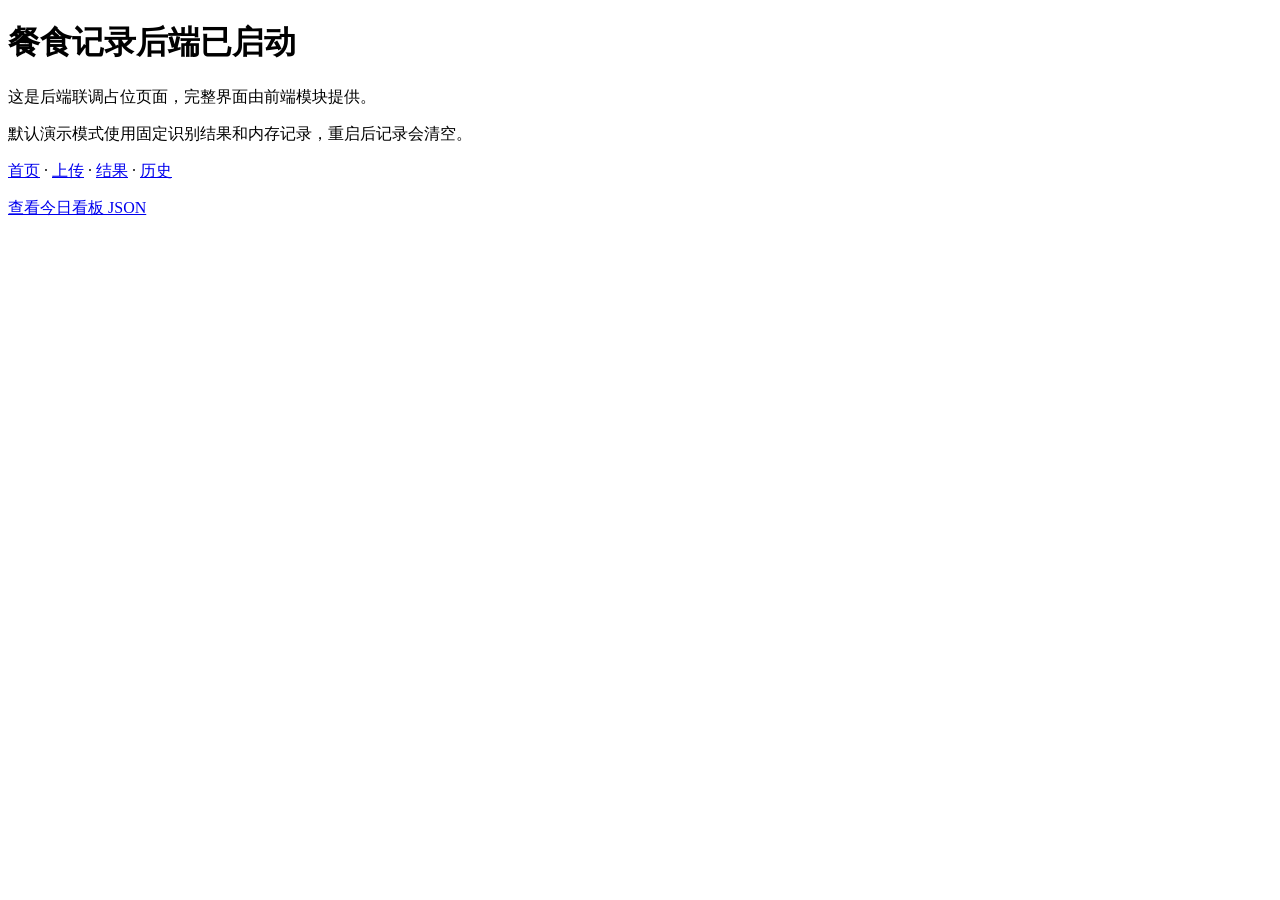
<file: app/templates/placeholder.html>
<!doctype html>
<html lang="zh-CN"><meta charset="utf-8"><title>餐食记录后端</title>
<body><h1>餐食记录后端已启动</h1>
<p>这是后端联调占位页面，完整界面由前端模块提供。</p>
<p>默认演示模式使用固定识别结果和内存记录，重启后记录会清空。</p>
<nav><a href="/">首页</a> · <a href="/upload">上传</a> · <a href="/result">结果</a> · <a href="/history">历史</a></nav>
<p><a href="/api/v1/dashboard/daily">查看今日看板 JSON</a></p></body></html>
</file>
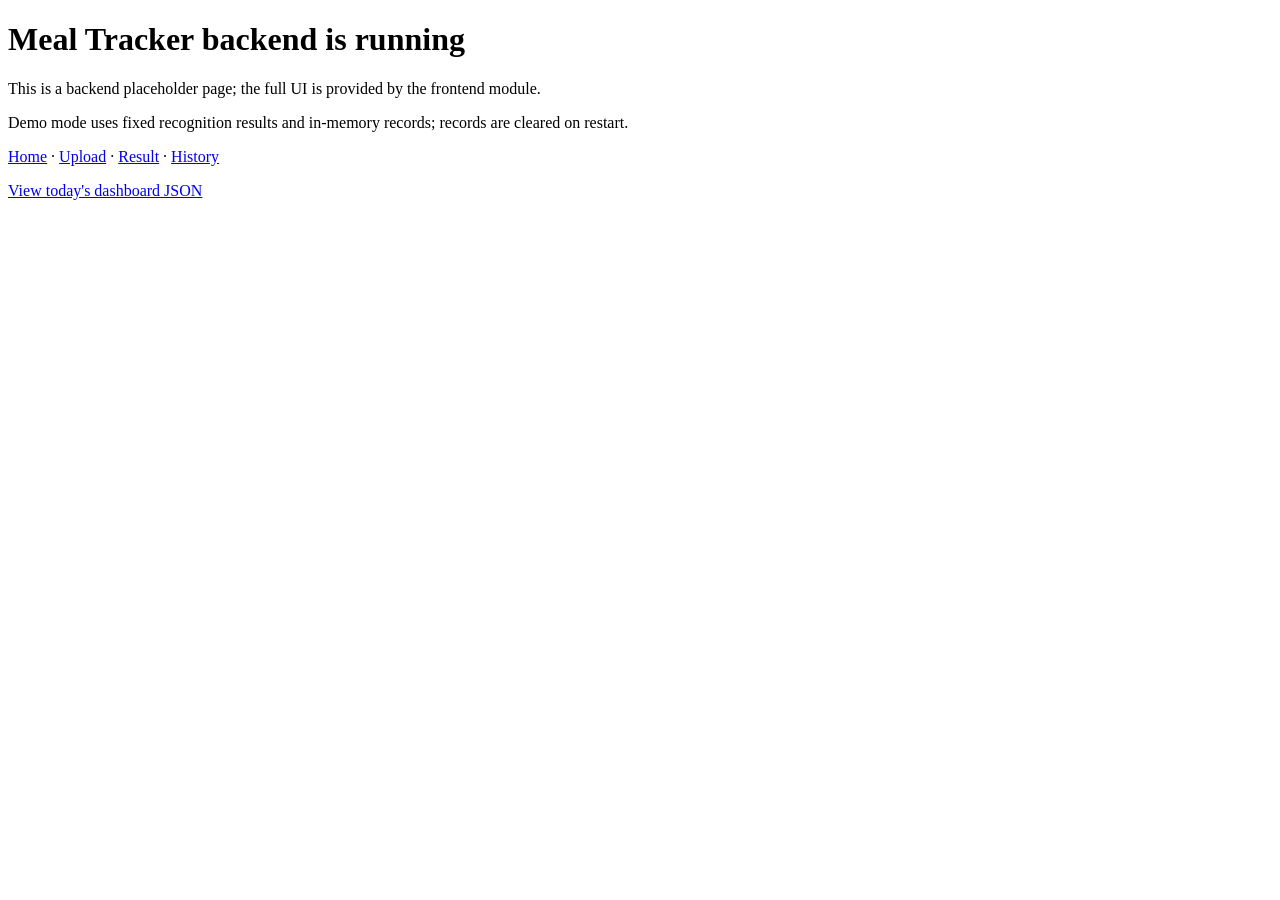
<file: variants/hdt-en-1.1.0-modified/app/templates/placeholder.html>
<!doctype html>
<html lang="en"><meta charset="utf-8"><title>Meal Tracker Backend</title>
<body><h1>Meal Tracker backend is running</h1>
<p>This is a backend placeholder page; the full UI is provided by the frontend module.</p>
<p>Demo mode uses fixed recognition results and in-memory records; records are cleared on restart.</p>
<nav><a href="/">Home</a> · <a href="/upload">Upload</a> · <a href="/result">Result</a> · <a href="/history">History</a></nav>
<p><a href="/api/v1/dashboard/daily">View today's dashboard JSON</a></p></body></html>
</file>
